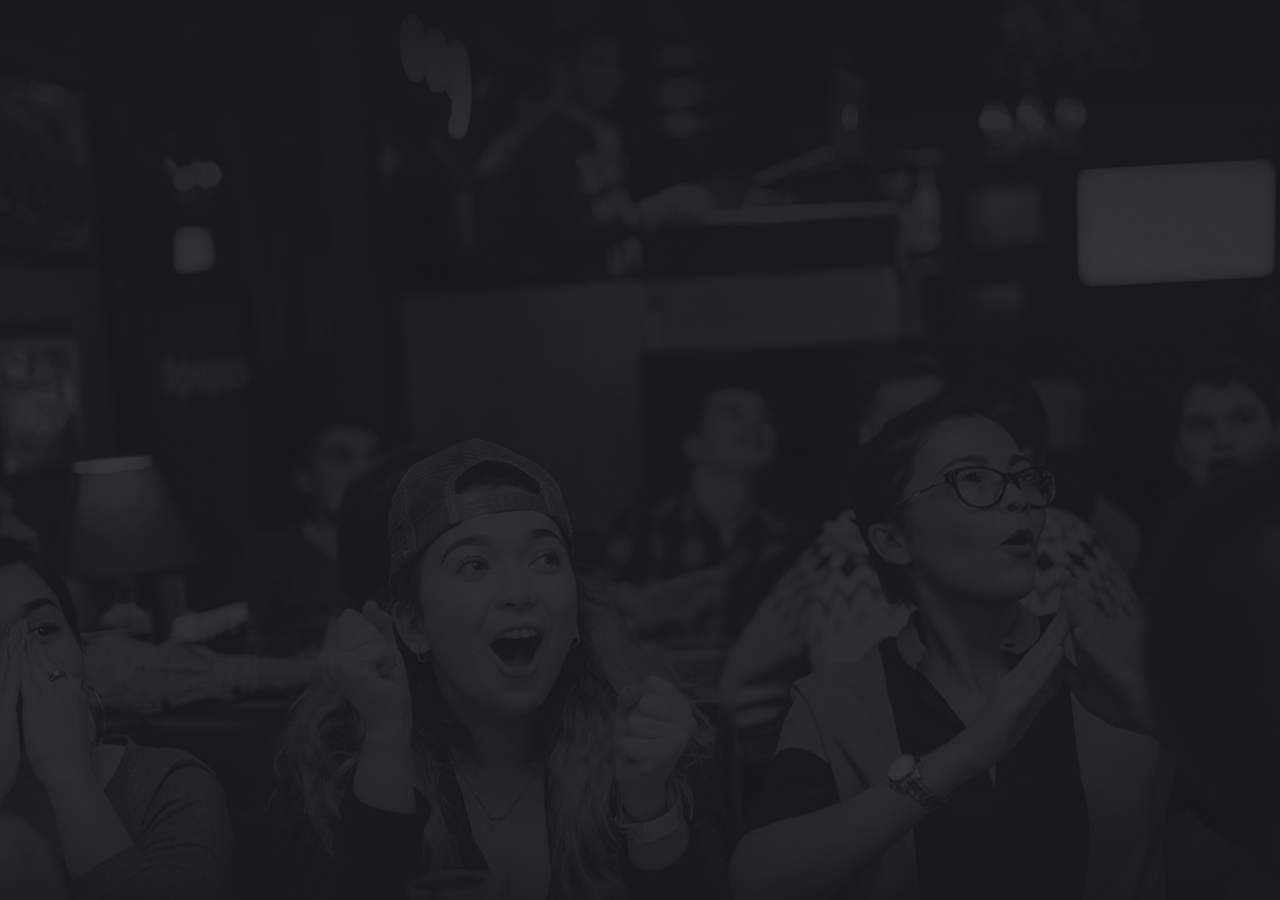
<file: index.html>
<!DOCTYPE html>
<html lang="ru">
<head>
    <meta charset="UTF-8">
    <meta http-equiv="X-UA-Compatible" content="IE=edge">
    <meta name="viewport" content="width=1200, initial-scale=1.0">
    <link rel="preconnect" href="https://fonts.googleapis.com">
    <link rel="preconnect" href="https://fonts.gstatic.com" crossorigin>
    <link href="https://fonts.googleapis.com/css2?family=Open+Sans:wght@400;700&display=swap" rel="stylesheet">
    <link rel="stylesheet" href="./main.css">
    <title>Quiz-box</title>
</head>
<body>
    <div class="welcome bg-main">
        <div class="welcome__wrapper">
                <div class="welcome__title-logo">
                    <h1 class="welcome__logo">Quiz-box</h1>
                    <a href="./home.html">
                        <button class="welcome__btn">ВОЙТИ</button>
                    </a>

                </div>
        </div>
    </div>
</body>
</html>
</file>
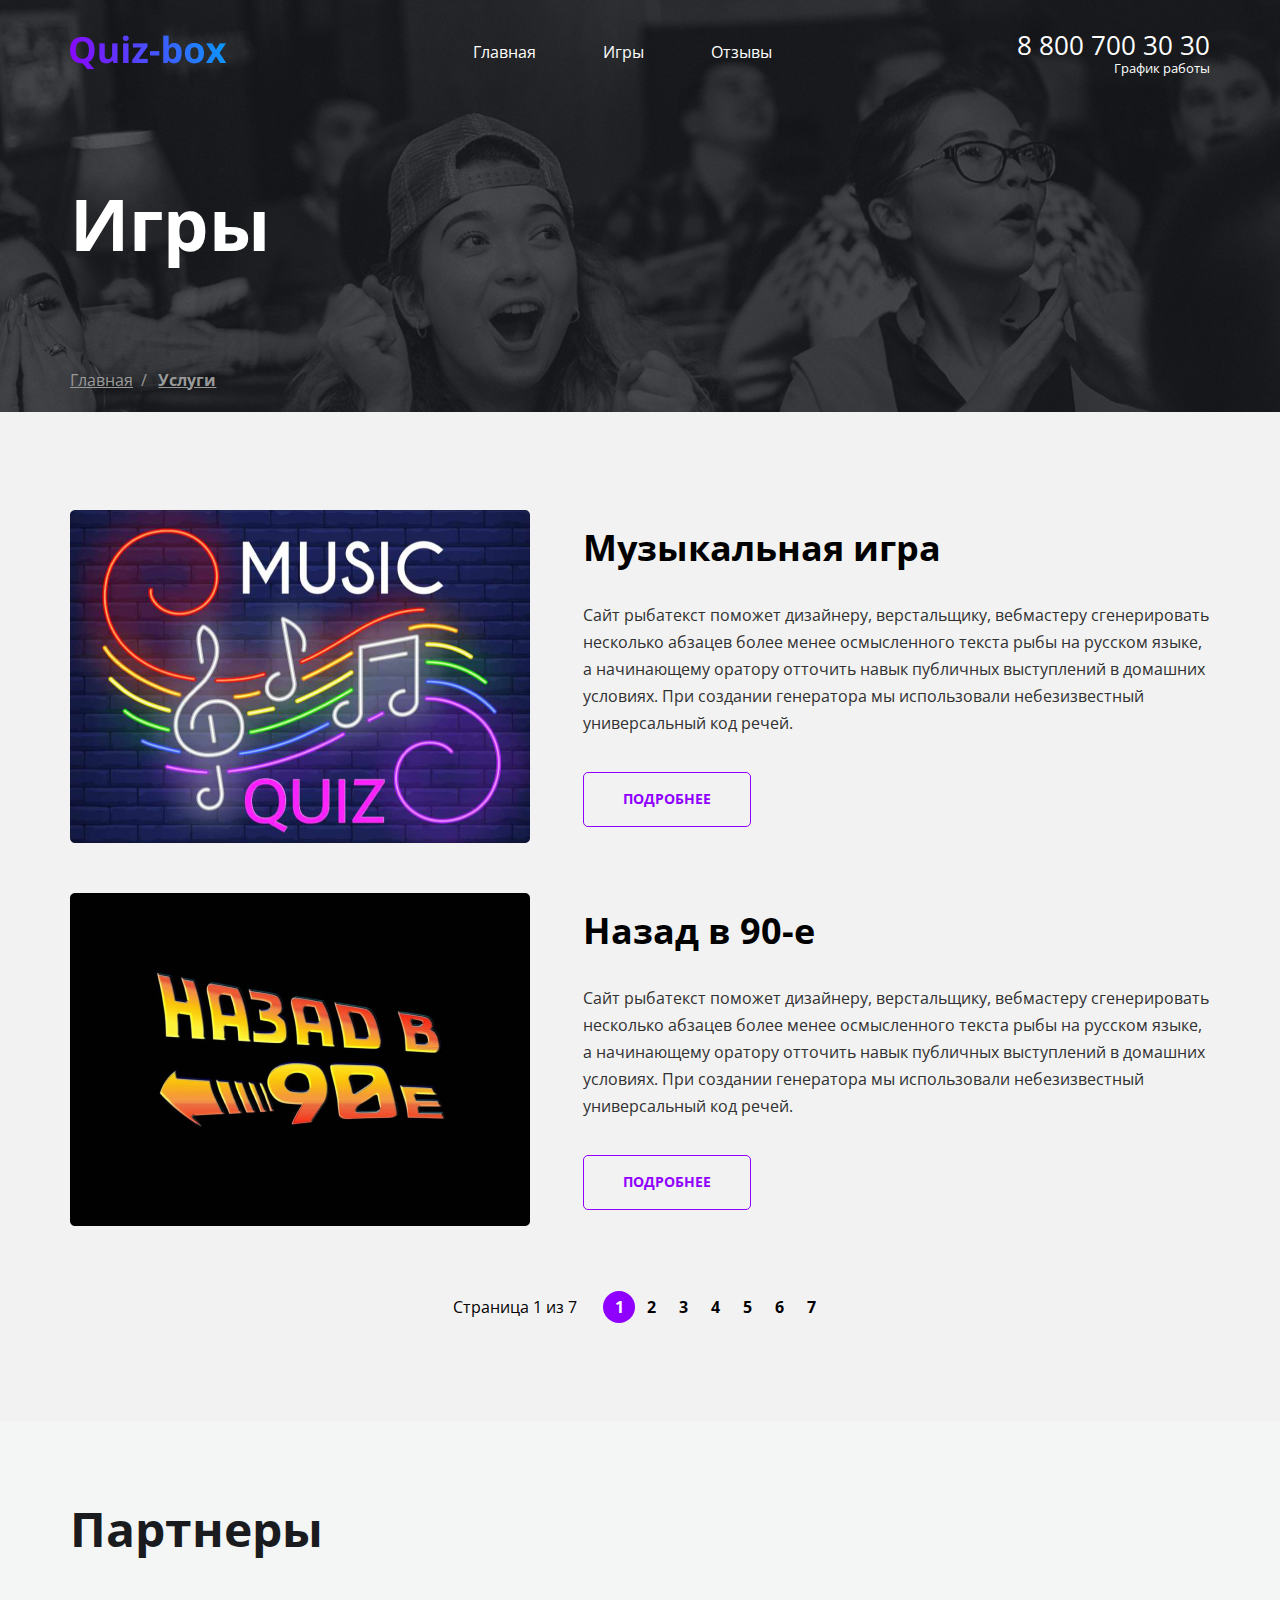
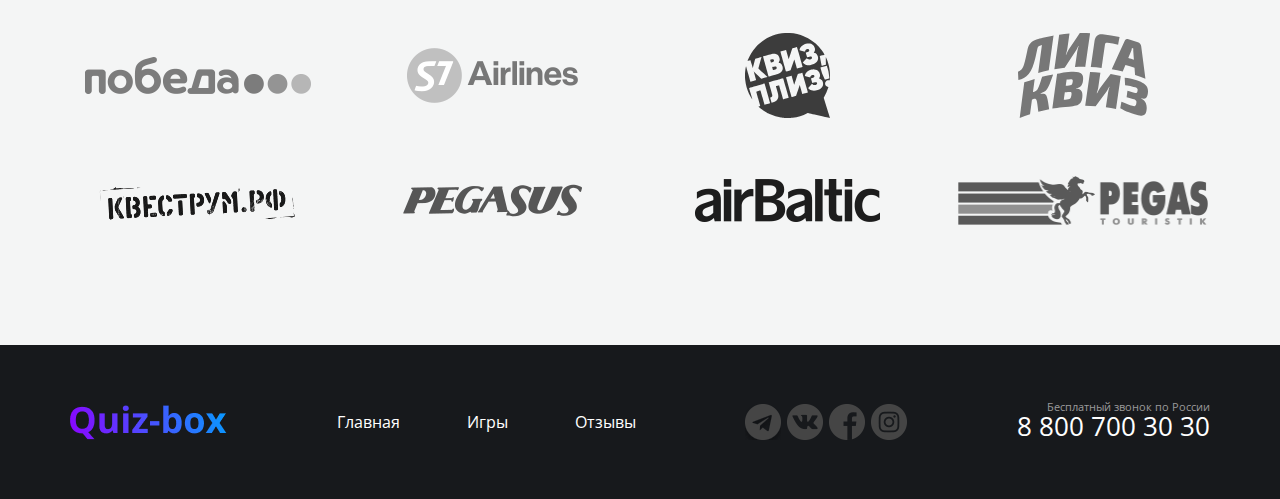
<file: games.html>
<!DOCTYPE html>
<html lang="ru">
<head>
    <meta charset="UTF-8">
    <meta http-equiv="X-UA-Compatible" content="IE=edge">
    <meta name="viewport" content="width=1200, initial-scale=1.0">
    <link rel="preconnect" href="https://fonts.googleapis.com">
    <link rel="preconnect" href="https://fonts.gstatic.com" crossorigin>
    <link href="https://fonts.googleapis.com/css2?family=Open+Sans:wght@400;700&display=swap" rel="stylesheet">
    <link rel="stylesheet" href="./main.css">
    <title>Games</title>
</head>
<body>
    <div class="bg-games">

        <div class="wrapper main-page-wrapper">
            <section class="top-line">
                <div class="top-line--container">
                    <!-- Голова сайта -->
                    <header class="header header--page-games">
                        <div class="container-header">
                            <!-- Лого -->
                            <a href="./home.html" class="logo logo--header">
                                <img src="./img/Quiz-box.png" alt="Логотип" class="logo__pic">
                            </a>
                            
                            <!-- Меню горизонтальное -->
                            <ul class="nav-menu nav-menu--header">
                                <li class="nav-menu__item"><a href="./home.html" class="nav-menu__link">Главная</a></li>
                                <li class="nav-menu__item"><a href="./games.html" class="nav-menu__link">Игры</a></li>
                                <li class="nav-menu__item"><a href="./reviews.html" class="nav-menu__link">Отзывы</a></li>
                            </ul>
                            <!-- Контакты -->
                            <address class="contacts contacts--header">
                                <a href="tel: + 788007003030" class="contacts__phone">8 800 700 30 30</a>
                                <div class="dropdown">
                                    <div class="contacts__workhours contacts__workhours--dark-theme">График работы</div>
                                    <div class="dropdown__menu">
                                        <ul class="dropdown__list">
                                            <li class="dropdown__item">пн-вс: 09:00 - 20:00</li>
                                            <li class="dropdown__item">Обед: 14:00-14:30</li>
                                        </ul>
                                    </div>
                                </div>
                            </address>
                        </div> 
                    </header>
                        
                        <h1 class="page-title">Игры</h1>
                        <nav class="breadcrumbs">
                            <ul class="breadcrumbs__list">
                                <li class="breadcrumbs__item">
                                    <a href="./home.html" class="breadcrumbs__link">Главная</a>
                                </li>
                                <li class="breadcrumbs__item breadcrumbs__item--active">
                                    <a href="./games.html" class="breadcrumbs__link">Услуги</a>
                                </li>
                            </ul>
                        </nav>
                </div>
            </section>
    
            <div class="wrapper__content">
                        
                            
                            
                <!-- Контент сайта -->
                <main class="page-content">
                    <div class="mp-container">
                        <ul class="services">
                            <li class="services__item service">
                                <div class="service__img">
                                    <a href="#" class="btn-link"><img src="./img/games/music-quiz.png" class="service__img-elem" alt="music games"></a>
                                </div>
                                <div class="service__content">
                                    <h2 class="service__title">
                                        Музыкальная игра
                                    </h2>
                                    <p class="service__desc">
                                        Сайт рыбатекст поможет дизайнеру, верстальщику,
                                        вебмастеру сгенерировать несколько абзацев более менее осмысленного текста
                                        рыбы на русском языке, а начинающему оратору отточить навык
                                        публичных выступлений в домашних условиях.
                                        При создании генератора мы использовали небезизвестный универсальный код
                                        речей.
                                    </p>
                                    <a href="#" class="btn-link"><button class="btn">Подробнее</button></a>
                                </div>
                            </li>
                            <li class="services__item service">
                                <div class="service__img">
                                    <a href="#" class="btn-link"><img src="./img/games/back-to-90.png" class="service__img-elem" alt="back to 90"></a>
                                </div>
                                <div class="service__content">
                                    <h2 class="service__title">
                                        Назад в 90-е 
                                    </h2>
                                    <p class="service__desc">
                                        Сайт рыбатекст поможет дизайнеру, верстальщику,
                                        вебмастеру сгенерировать несколько абзацев более менее осмысленного текста
                                        рыбы на русском языке, а начинающему оратору отточить навык публичных
                                        выступлений в домашних условиях. 
                                        При создании генератора мы использовали небезизвестный универсальный код речей.
                                    </p>

                                    <a href="#" class="btn-link"><button class="btn">Подробнее</button></a>
                                </div>
                            </li>
                        </ul>
                        <div class="paginator paginator--light-theme">
                            <div class="paginator-display paginator-display--light-theme"">Страница 1 из 7</div>
                            <ul class="paginator-list paginator-list--light-theme">
                                <li class="paginator-item paginator--active paginator--active-light-theme"><a href="#" class="paginator-link">1</a></li>
                                <li class="paginator-item"><a href="#" class="paginator-link">2</a></li>
                                <li class="paginator-item"><a href="#" class="paginator-link">3</a></li>
                                <li class="paginator-item"><a href="#" class="paginator-link">4</a></li>
                                <li class="paginator-item"><a href="#" class="paginator-link">5</a></li>
                                <li class="paginator-item"><a href="#" class="paginator-link">6</a></li>
                                <li class="paginator-item"><a href="#" class="paginator-link">7</a></li>
                            </ul>
                        </div>
                    </div>
                </main>
            </div>
        </div>


        <section class="inner-section inner-section--bg--grey">
            <div class="is-container">
                <h2 class="inner-section__title">Партнеры</h2>
                <ul class="partners">
                    <li class="partners__item">
                        <a href="#" class="partners__link">
                            <img src="./img/games/prtnr-pobeda.png" alt="Победа">
                        </a>
                    </li>
                    <li class="partners__item">
                        <a href="#" class="partners__link">
                            <img src="./img/games/prtnr-s7.png" alt="S7">
                        </a>
                    </li>
                    <li class="partners__item">
                        <a href="#" class="partners__link">
                            <img src="./img/games/prtnr-quiz-please.svg" alt="Квиз Плиз">
                        </a>
                    </li>
                    <li class="partners__item">
                        <a href="#" class="partners__link">
                            <img src="./img/games/prtnr-liga-quiz.svg" alt="Лига Квиза">
                        </a>
                    </li>
                    <li class="partners__item">
                        <a href="#" class="partners__link">
                            <img src="./img/games/prtnr-kvestroom.png" alt="Квеструм.рф">
                        </a>
                    </li>
                    <li class="partners__item">
                        <a href="#" class="partners__link">
                            <img src="./img/games/prtnr-pegasus.png" alt="PEGASUS">
                        </a>
                    </li>
                    <li class="partners__item">
                        <a href="#" class="partners__link">
                            <img src="./img/games/prtnr-airbaltic.png" alt="AirBaltic">
                        </a>
                    </li>
                    <li class="partners__item">
                        <a href="#" class="partners__link">
                            <img src="./img/games/prtnr-pegas.png" alt="PEGAS">
                        </a>
                    </li>
                </ul>
            </div>
        </section>

    


    </div>
     <!-- Подвал сайта -->
     <footer class="footer footer--light-theme">
        <div class="container-footer container-footer--light-theme">
            
            <!-- Лого  -->
            <a href="./home.html" class="logo logo--footer">
                <img src="./img/Quiz-box.png" alt="Логотип" class="logo__pic">
            </a>

            <!-- Навигационное меню -->
            <ul class="nav-menu nav-menu--footer">
                <li class="nav-menu__item"><a href="./home.html" class="nav-menu__link">Главная</a></li>
                <li class="nav-menu__item"><a href="./games.html" class="nav-menu__link">Игры</a></li>
                <li class="nav-menu__item"><a href="./reviews.html" class="nav-menu__link">Отзывы</a></li>
            </ul>

            <!-- Социальные сети -->
            <ul class="social">
                <li class="social__item social__item--tg">
                    <a href="#" class="social__link"></a>
                </li>
                <li class="social__item social__item--vk">
                    <a href="#" class="social__link"></a>
                </li>
                <li class="social__item social__item--fb">
                    <a href="#" class="social__link"></a>
                </li>
                <li class="social__item social__item--in">
                    <a href="#" class="social__link"></a>
                </li>
            </ul>

            <!-- Контакты -->
            <address class="contacts contacts--footer">
                <div class="contacts__telinfo contacts__telinfo--light-theme">Бесплатный звонок по России</div>
                <a href="tel: + 788007003030" class="contacts__phone">8 800 700 30 30</a>
            </address>
        </div>
    </footer>   

    
</body>
</html>
</file>
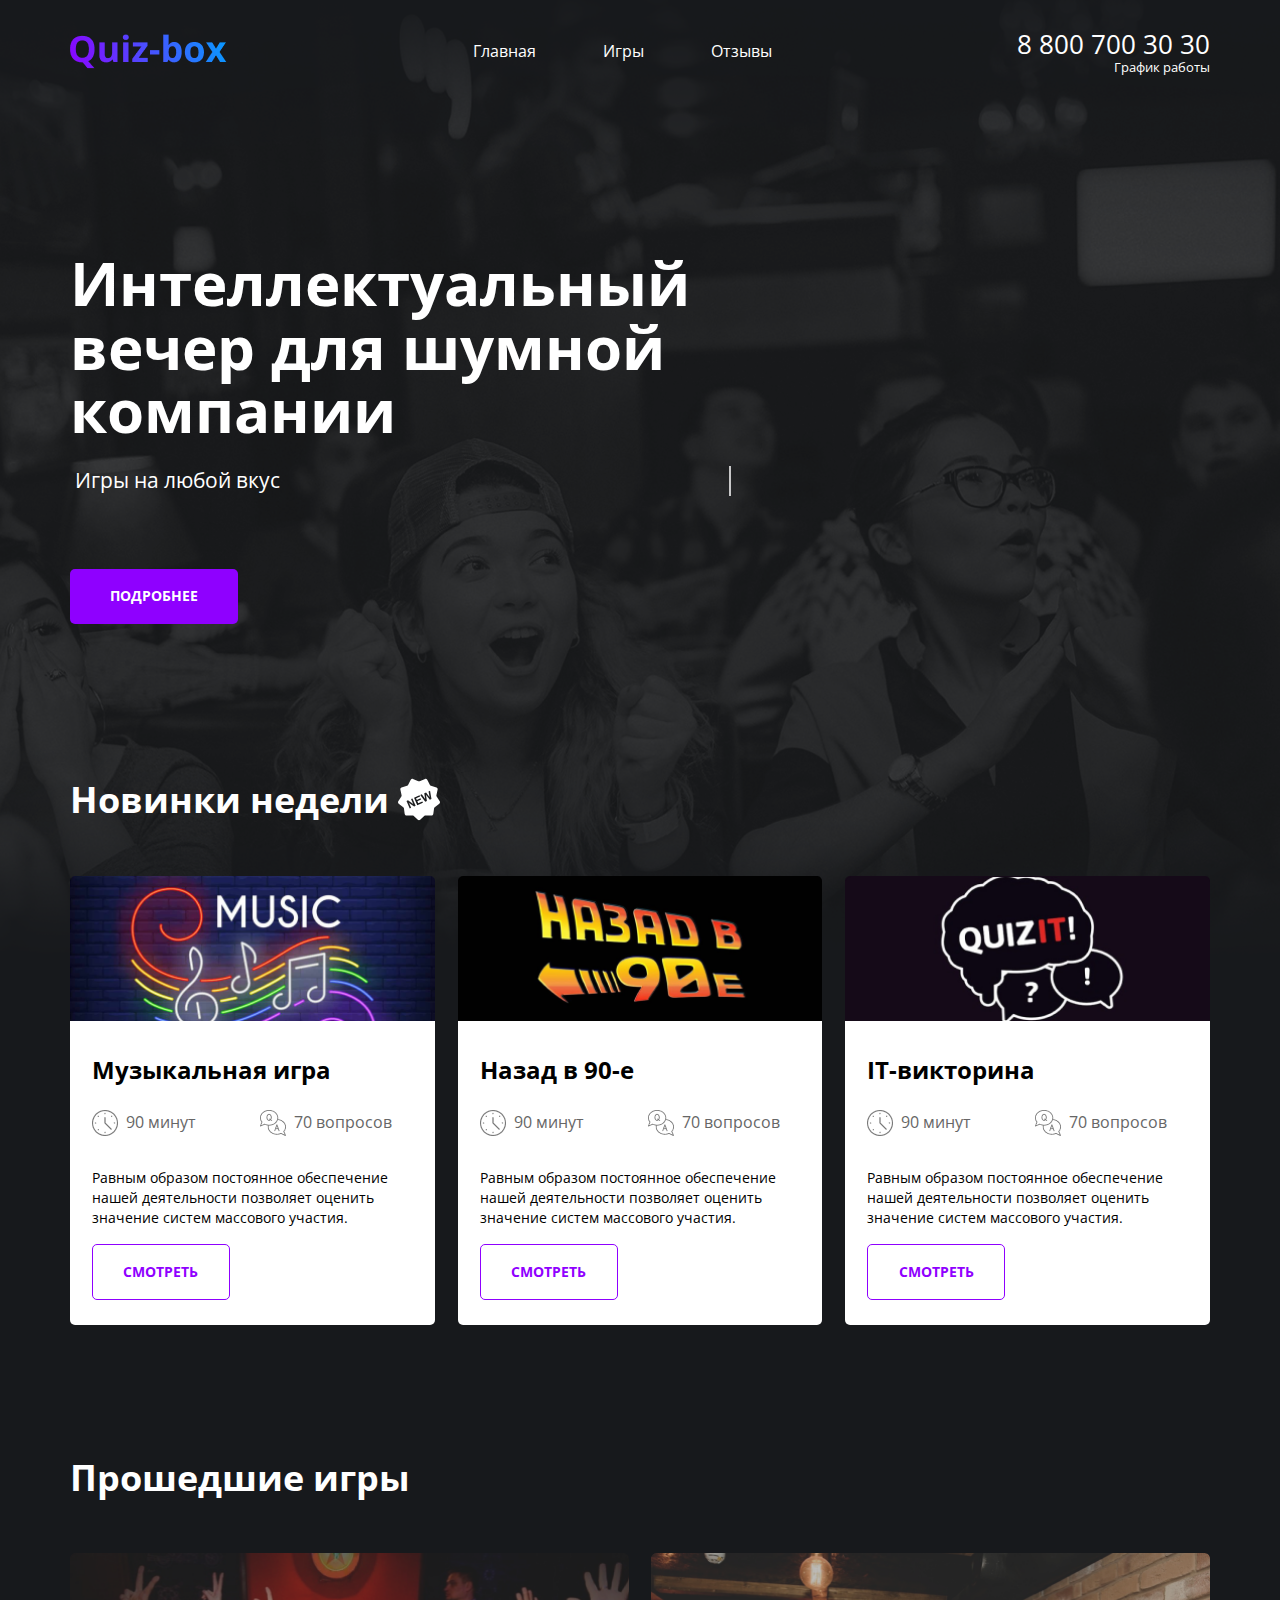
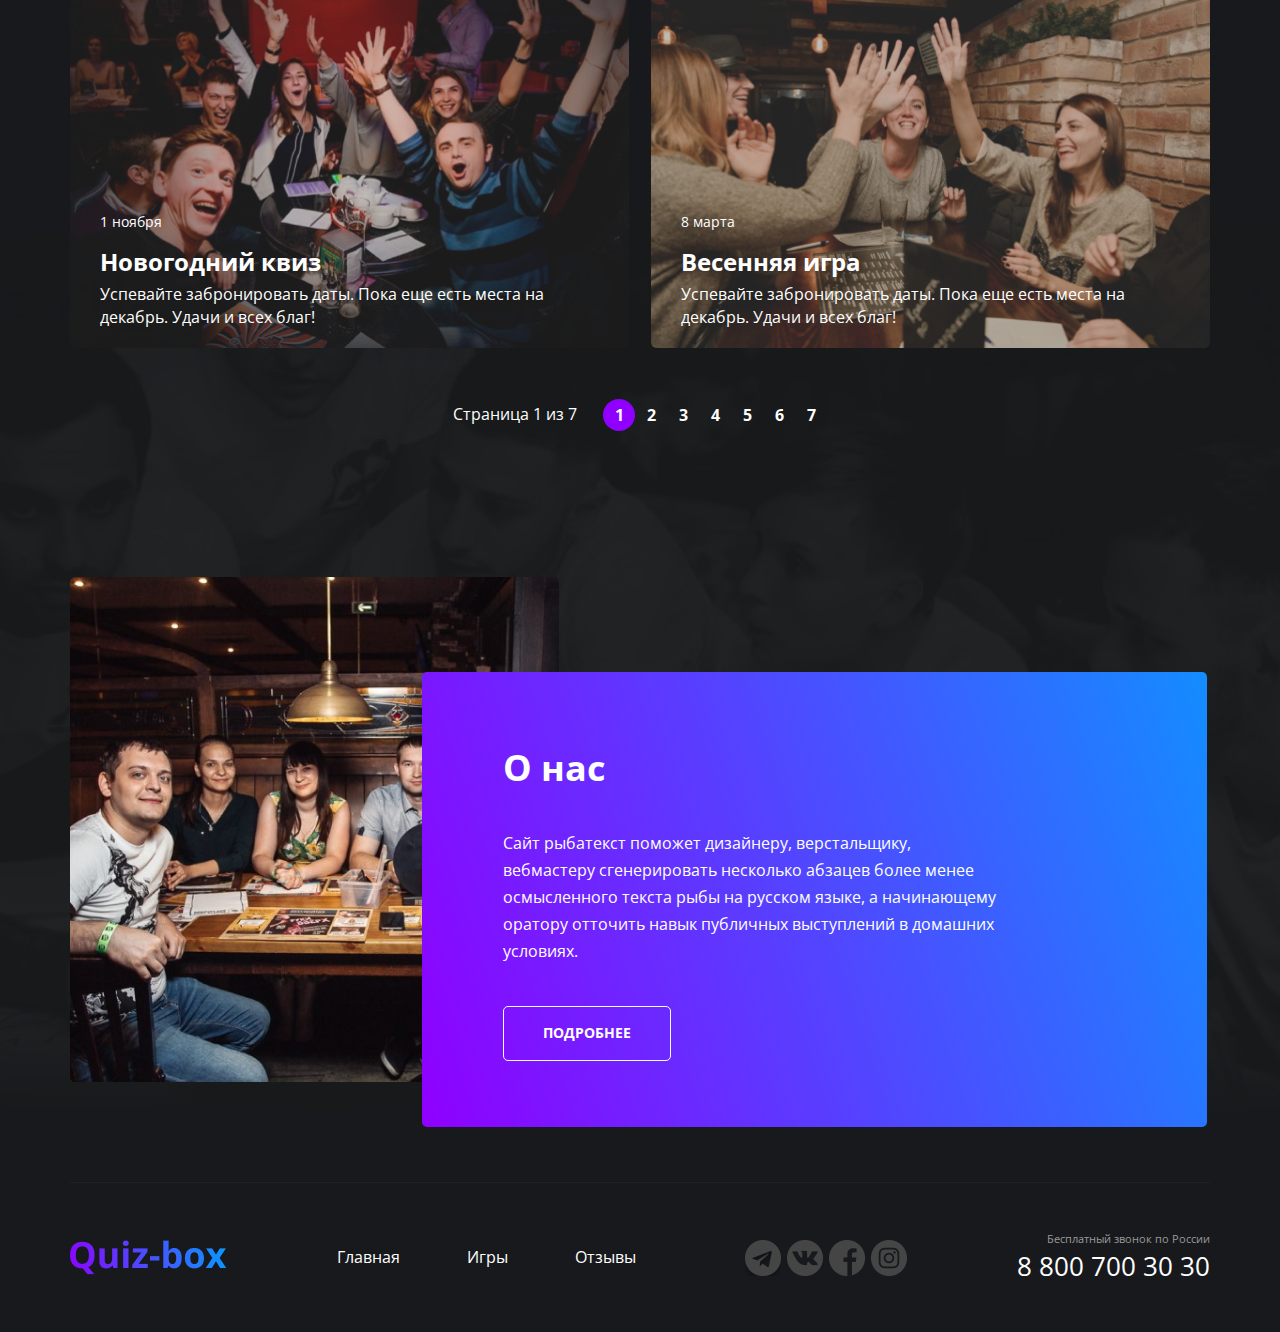
<file: home.html>
<!DOCTYPE html>
<html lang="ru">
<head>
    <meta charset="UTF-8">
    <meta http-equiv="X-UA-Compatible" content="IE=edge">
    <meta name="viewport" content="width=1200, initial-scale=1.0">
    <link rel="preconnect" href="https://fonts.googleapis.com">
    <link rel="preconnect" href="https://fonts.gstatic.com" crossorigin>
    <link href="https://fonts.googleapis.com/css2?family=Open+Sans:wght@400;700&display=swap" rel="stylesheet">
    <link rel="stylesheet" href="./main.css">
    <title>Quiz-box</title>
</head>
<body>
    <div class="bg-main">

        <div class="wrapper main-page-wrapper">
            <div class="wrapper__content">
                
                <!-- Голова сайта -->
                <header class="header header--page-main">
                    <div class="container-header">
                        <!-- Лого -->
                        <a href="./home.html" class="logo logo--header">
                            <img src="./img/Quiz-box.png" alt="Логотип" class="logo__pic">
                        </a>
                        
                        <!-- Меню горизонтальное -->
                        <ul class="nav-menu nav-menu--header">
                            <li class="nav-menu__item"><a href="./home.html" class="nav-menu__link">Главная</a></li>
                            <li class="nav-menu__item"><a href="./games.html" class="nav-menu__link">Игры</a></li>
                            <li class="nav-menu__item"><a href="./reviews.html" class="nav-menu__link">Отзывы</a></li>
                        </ul>
                        <!-- Контакты -->
                        <address class="contacts contacts--header">
                            <a href="tel: + 788007003030" class="contacts__phone">8 800 700 30 30</a>
                            <div class="dropdown">
                                <div class="contacts__workhours contacts__workhours--dark-theme">График работы</div>
                                <div class="dropdown__menu">
                                    <ul class="dropdown__list">
                                        <li class="dropdown__item">пн-вс: 09:00 - 20:00</li>
                                        <li class="dropdown__item">Обед: 14:00-14:30</li>
                                    </ul>
                                </div>
                            </div>



                        </address>
                    </div> 
                </header>
                
                <!-- Контент сайта -->
                <main class="main-content">
                    
                    <!-- Аннотация -->
                    <section class="quiz__reviewgames">
                        <div class="container container-article">
                            <article class="quiz__reviewgames-container">
                                <h1 class="quiz__reviewgames-container-title">Интеллектуальный вечер для шумной компании</h1>
                                <p class="quiz__reviewgames-container-description anim-typewriter">Игры на любой вкус</p>
                                <button type="button" class="quiz__reviewgames-container-btn">Подробнее</button>
                            </article>
                        </div>
                    </section>
    
                    <!-- Новинки недели -->
                    <section class="quiz__newsweek-card">
                        <div class="container">
                            <div class="quiz__newsweek-card-title">
                                <h1 class="quiz__newsweek-card-title-text">Новинки недели</h1>
                                <img src="./img/new.svg" alt="Иконка для новинок" class="quiz__newsweek-card-icon">
                            </div>
                        
                            <div class="quiz__newspreview">
    
                                <!-- Новинка 1 -->
                                <div class="quiz__new-block">                                
                                    <img src="./img/music-quiz 1.png" alt="Прьевью квиза 1" class="quiz__new-block-pic">
                                    <div class="quiz__new-block-container">
                                        <h1 class="quiz__new-block-name">Музыкальная игра</h1>
                                        <div class="quiz__new-block-info">
                                            <img src="./img/time.png" alt="Иконка времени игры 1" class="quiz__new-block-game-timeicon">
                                            <div class="quiz__new-block-game-time">90 минут</div>
                                            <img src="./img/QA.png" alt="Иконка кол-во вопросов игры 1" class="quiz__new-block-game-askicon">
                                            <div class="quiz__new-block-game-ask">70 вопросов</div>
                                        </div>
                                        <p class="quiz__new-block-desc">Равным образом постоянное обеспечение нашей деятельности позволяет оценить значение систем массового участия.</p>
                                        <button class="quiz__new-block-btn quiz__new-block-btn--new1">Смотреть</button>
                                    </div>     
                                </div>
    
                                <!-- Новинка 2 --> 
                                <div class="quiz__new-block">
                                    <img src="./img/music-quiz 2.png" alt="Прьевью квиза 2" class="quiz__new-block-pic">
                                    <div class="quiz__new-block-container">
                                        <h1 class="quiz__new-block-name">Назад в 90-е</h1>
                                        <div class="quiz__new-block-info">
                                            <img src="./img/time.png" alt="Иконка времени игры 2" class="quiz__new-block-game-timeicon">
                                            <div class="quiz__new-block-game-time">90 минут</div>
                                            <img src="./img/QA.png" alt="Иконка кол-во вопросов игры 2" class="quiz__new-block-game-askicon">
                                            <div class="quiz__new-block-game-ask">70 вопросов</div>
                                        </div>    
                                        <p class="quiz__new-block-desc">Равным образом постоянное обеспечение нашей деятельности позволяет оценить значение систем массового участия.</p>
                                        <button class="quiz__new-block-btn quiz__new-block-btn--new2">Смотреть</button>
                                    </div>                                
                                </div>
    
                                <!-- Новинка 3 -->
                                <div class="quiz__new-block">
                                    <img src="./img/music-quiz 3.png" alt="Прьевью квиза 3" class="quiz__new-block-pic">
                                        <div class="quiz__new-block-container">
                                        <h1 class="quiz__new-block-name">IT-викторина</h1>
                                        <div class="quiz__new-block-info">
                                            <img src="./img/time.png" alt="Иконка времени игры 3" class="quiz__new-block-game-timeicon">
                                            <div class="quiz__new-block-game-time">90 минут</div>
                                            <img src="./img/QA.png" alt="Иконка кол-во вопросов игры 3" class="quiz__new-block-game-askicon">
                                            <div class="quiz__new-block-game-ask">70 вопросов</div>
                                        </div>
                                        <p class="quiz__new-block-desc">Равным образом постоянное обеспечение нашей деятельности позволяет оценить значение систем массового участия.</p>
                                        <button class="quiz__new-block-btn quiz__new-block-btn--new3">Смотреть</button>
                                    </div>                                
                                </div>
                            </div>
                        </div>
                    </section>
    
                    <!-- Прошедшие игры -->
                    <section class="quiz__lastgames">
                        <div class="quiz__lastgames-title">
                            <div class="quiz__lastgames-title-text">Прошедшие игры</div>
                        </div>
                        <div class="quiz__lastgames-container">
    
                            <!-- Прошедшая игра 1 -->
                            <div class="quiz__lastgames-card">
                                <img src="./img/last-game_1.png" alt="Фото с квиза 1" class="quiz__lastgames-card-pic">
                                <div class="quiz__lastgames-content">
                                    <p class="quiz__lastgames-card-date">1 ноября</p>
                                    <h1 class="quiz__lastgames-card-namequiz">Новогодний квиз</h1>
                                    <p class="quiz__lastgames-card-desc">Успевайте забронировать даты. Пока еще есть места на декабрь. Удачи и всех благ!</p>
                                </div>
                            </div>
    
                            <!-- Прошедшая игра 2 -->
                            <div class="quiz__lastgames-card">
                                <img src="./img/last-game_2.png" alt="Фото с квиза 2" class="quiz__lastgames-card-pic">
                                <div class="quiz__lastgames-content">
                                    <p class="quiz__lastgames-card-date">8 марта</p>
                                    <h1 class="quiz__lastgames-card-namequiz">Весенняя игра</h1>               
                                    <p class="quiz__lastgames-card-desc">Успевайте забронировать даты. Пока еще есть места на декабрь. Удачи и всех благ!</p>
                                </div>
                            </div>
                        </div>
    
                        <!-- Пагинатор -->
                        <div class="paginator">
                            <div class="paginator-display">Страница 1 из 7</div>
                            <ul class="paginator-list">
                                <li class="paginator-item paginator--active"><a href="#" class="paginator-link">1</a></li>
                                <li class="paginator-item"><a href="#" class="paginator-link">2</a></li>
                                <li class="paginator-item"><a href="#" class="paginator-link">3</a></li>
                                <li class="paginator-item"><a href="#" class="paginator-link">4</a></li>
                                <li class="paginator-item"><a href="#" class="paginator-link">5</a></li>
                                <li class="paginator-item"><a href="#" class="paginator-link">6</a></li>
                                <li class="paginator-item"><a href="#" class="paginator-link">7</a></li>
                            </ul>
                        </div>
                    </section>
    
                    <!-- О нас -->
                    <section class="quiz__about">
                        <!-- <div class="container-about"> -->
                            <!-- <img src="#" alt="Фото о нас" class="quiz__about-photo"> -->
                        <div class="quiz__about-bg">
                            <h1 class="quiz__about-bg-title">О нас</h1>
                            <div class="quiz__about-bg-text">
                                <p class="quiz__about-bg-text-desc">
                                    Сайт рыбатекст поможет дизайнеру, верстальщику, вебмастеру сгенерировать несколько абзацев более менее осмысленного текста рыбы на русском языке, а начинающему оратору отточить навык публичных выступлений в домашних условиях.
                                </p>
                            </div>
                            <button class="quiz__about-bg-btn">Подробнее</button>
                        </div>
                        <!-- </div> -->
                    </section>
                </main>
            </div>
            

            <!-- Подвал сайта -->
            <footer class="footer footer--dark-theme">
                <div class="container-footer container-footer--dark-theme">
                    
                    <!-- Лого  -->
                    <a href="./home.html" class="logo logo--footer">
                        <img src="./img/Quiz-box.png" alt="Логотип" class="logo__pic">
                    </a>
    
                    <!-- Навигационное меню -->
                    <ul class="nav-menu nav-menu--footer">
                        <li class="nav-menu__item"><a href="./home.html" class="nav-menu__link">Главная</a></li>
                        <li class="nav-menu__item"><a href="./games.html" class="nav-menu__link">Игры</a></li>
                        <li class="nav-menu__item"><a href="./reviews.html" class="nav-menu__link">Отзывы</a></li>
                    </ul>
    
                    <!-- Социальные сети -->
                    <ul class="social">
                        <li class="social__item social__item--tg">
                            <a href="#" class="social__link"></a>
                        </li>
                        <li class="social__item social__item--vk">
                            <a href="#" class="social__link"></a>
                        </li>
                        <li class="social__item social__item--fb">
                            <a href="#" class="social__link"></a>
                        </li>
                        <li class="social__item social__item--in">
                            <a href="#" class="social__link"></a>
                        </li>
                    </ul>
    
                    <!-- Контакты -->
                    <address class="contacts contacts--footer">
                        <div class="contacts__telinfo contacts__telinfo--dark-theme">Бесплатный звонок по России</div>
                        <a href="tel: + 788007003030" class="contacts__phone">8 800 700 30 30</a>
                    </address>
                </div>
            </footer>
        </div>
    </div>
</body>
</html>
</file>
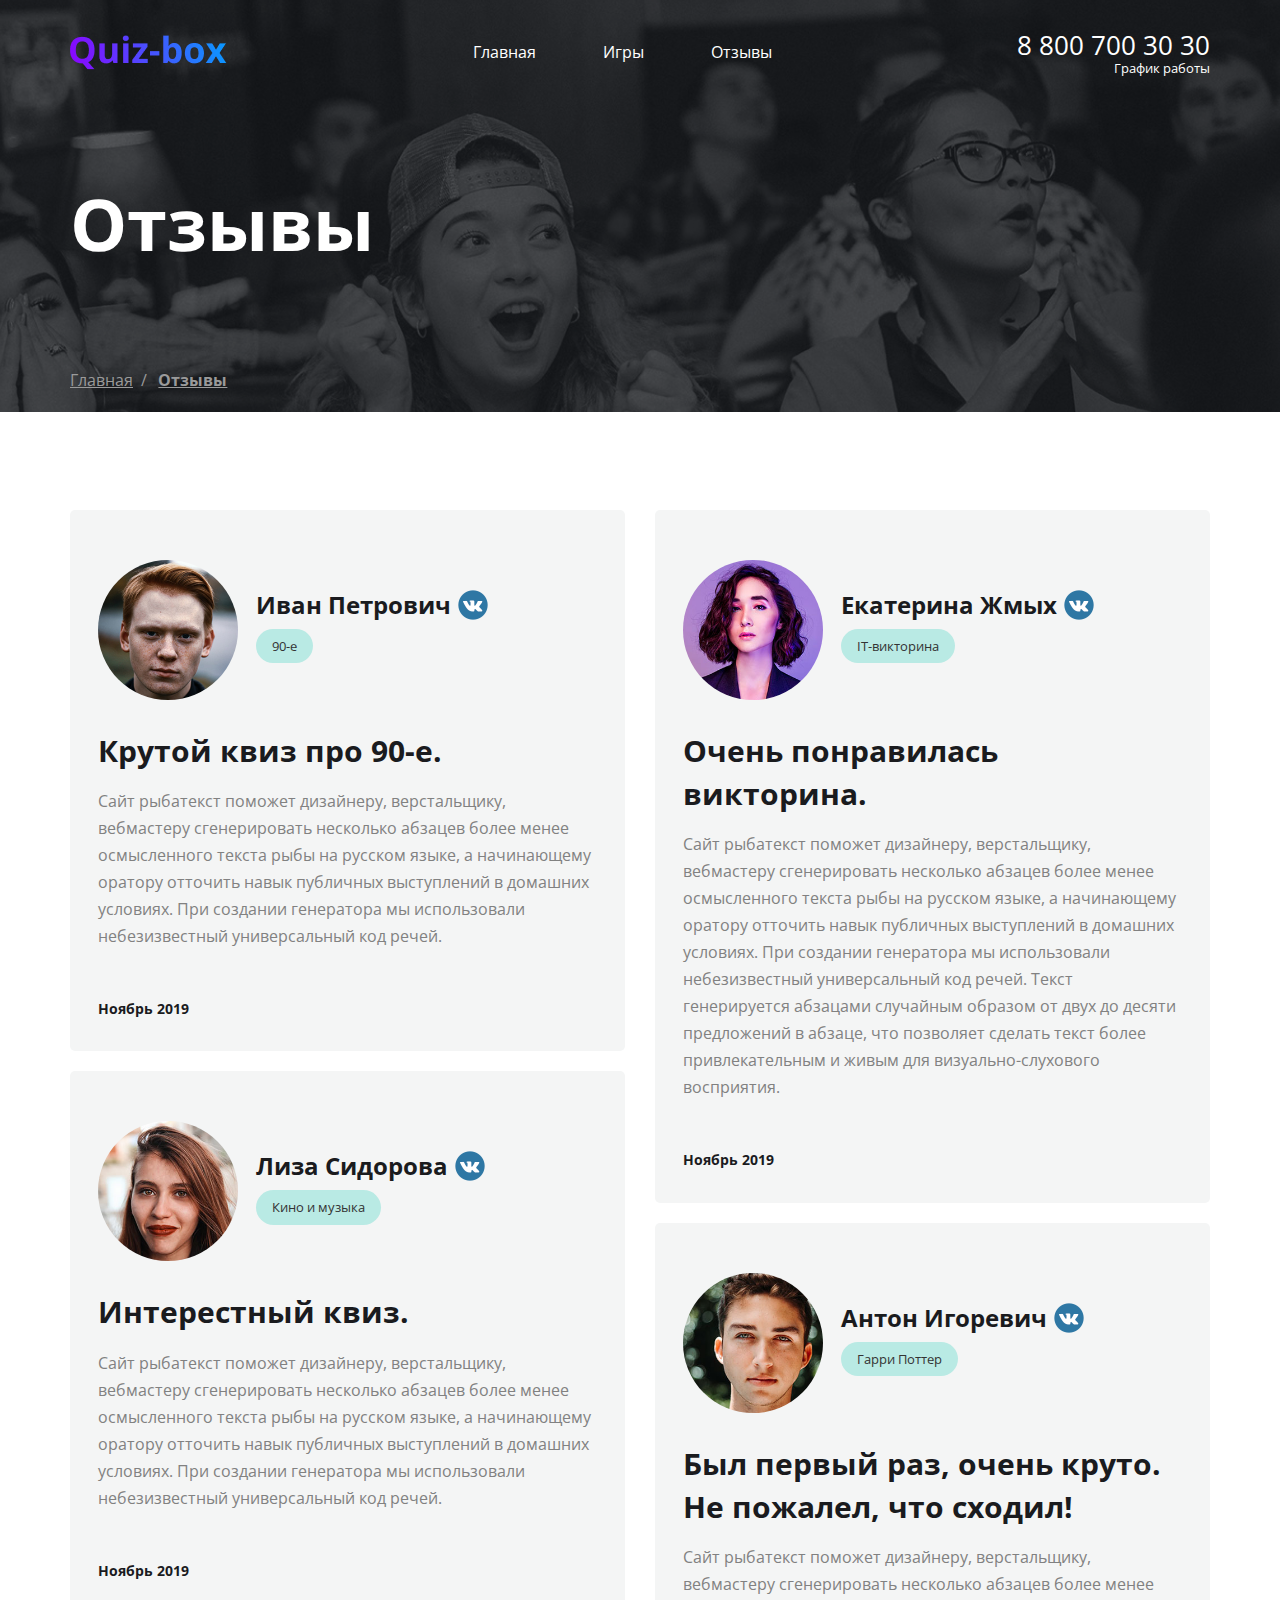
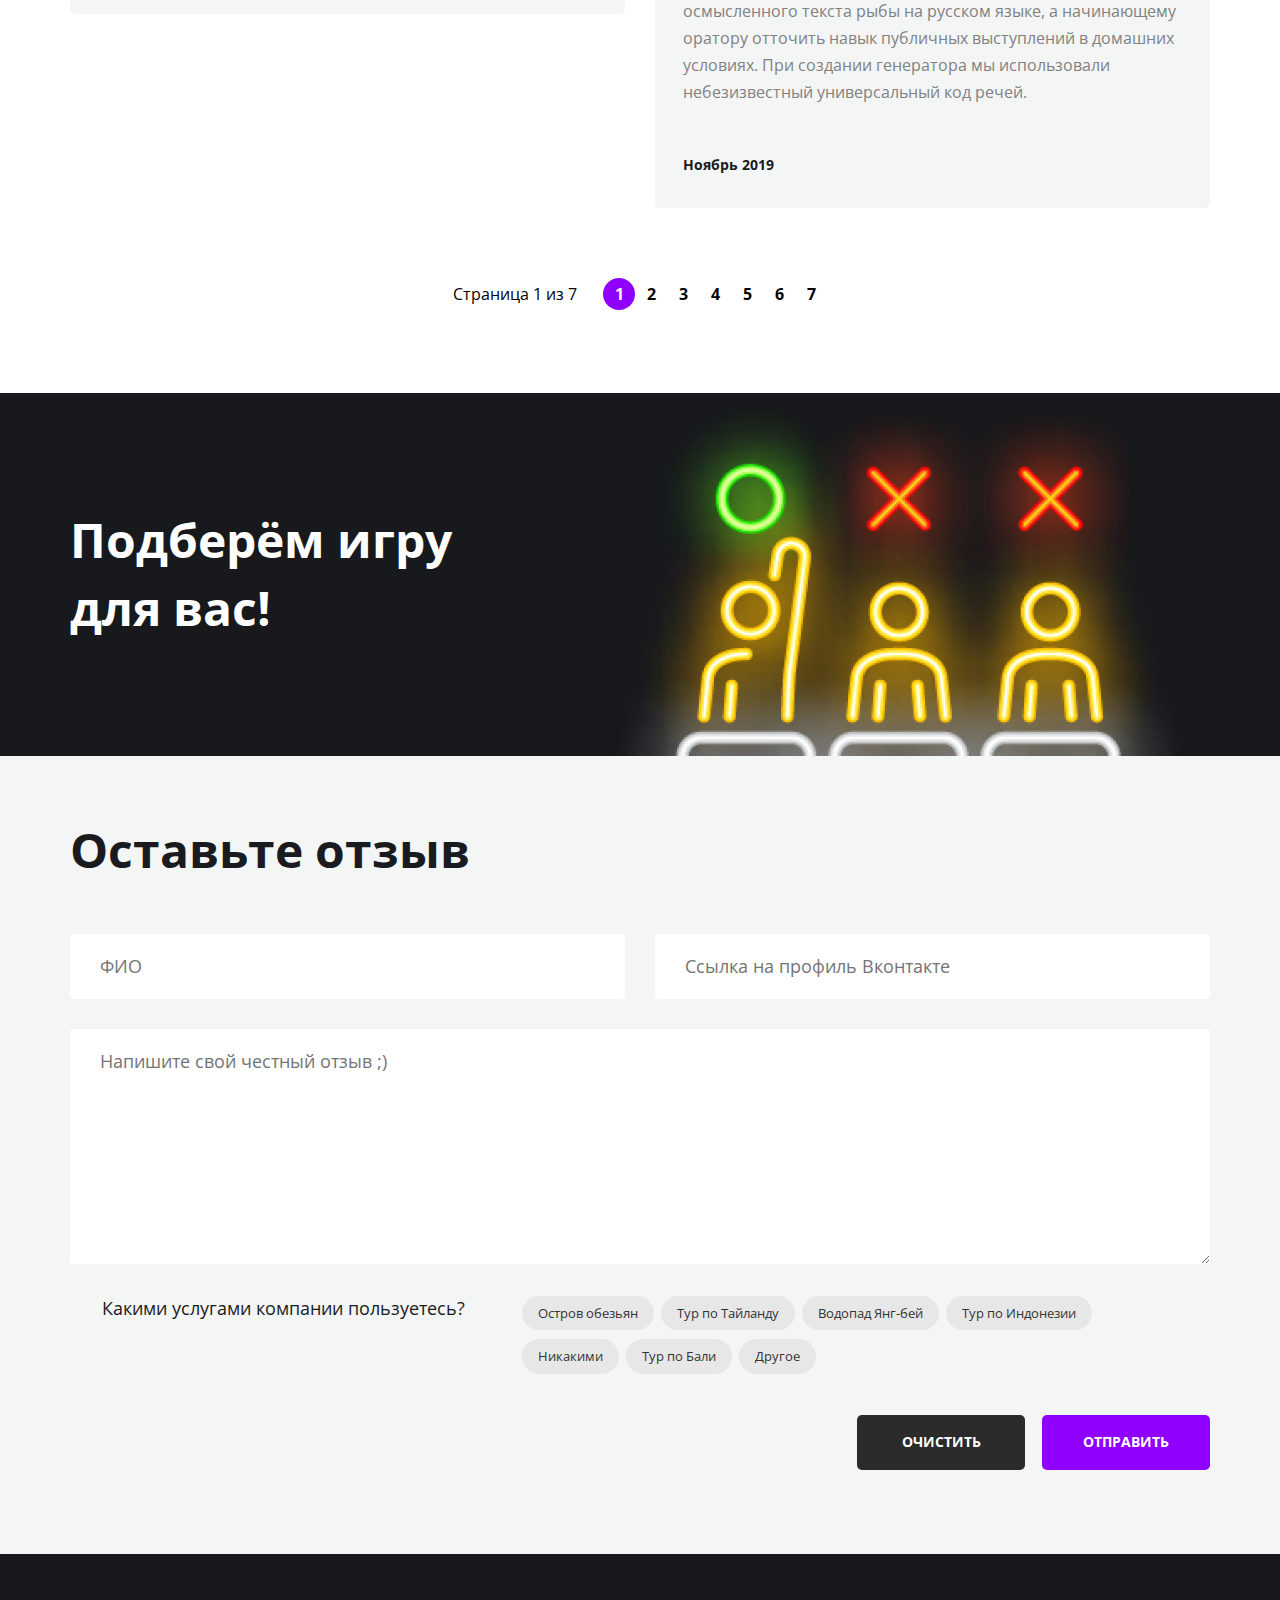
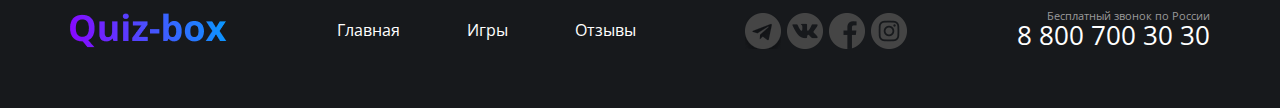
<file: reviews.html>
<!DOCTYPE html>
<html lang="ru">
<head>
    <meta charset="UTF-8">
    <meta http-equiv="X-UA-Compatible" content="IE=edge">
    <meta name="viewport" content="width=1200, initial-scale=1.0">
    <link rel="preconnect" href="https://fonts.googleapis.com">
    <link rel="preconnect" href="https://fonts.gstatic.com" crossorigin>
    <link href="https://fonts.googleapis.com/css2?family=Open+Sans:wght@400;700&display=swap" rel="stylesheet">
    <link rel="stylesheet" href="./main.css">
    <title>Quiz-box</title>
</head>
<body>
    <div class="bg-reviews">

        <div class="wrapper main-page-wrapper">
            <section class="top-line">
                <div class="top-line--container">
                    <!-- Голова сайта -->
                    <header class="header header--page-games">
                        <div class="container-header">
                            <!-- Лого -->
                            <a href="./home.html" class="logo logo--header">
                                <img src="./img/Quiz-box.png" alt="Логотип" class="logo__pic">
                            </a>
                            
                            <!-- Меню горизонтальное -->
                            <ul class="nav-menu nav-menu--header">
                                <li class="nav-menu__item"><a href="./home.html" class="nav-menu__link">Главная</a></li>
                                <li class="nav-menu__item"><a href="./games.html" class="nav-menu__link">Игры</a></li>
                                <li class="nav-menu__item"><a href="#" class="nav-menu__link">Отзывы</a></li>
                            </ul>
                            <!-- Контакты -->
                            <address class="contacts contacts--header">
                                <a href="tel: + 788007003030" class="contacts__phone">8 800 700 30 30</a>
                                <div class="dropdown">
                                    <div class="contacts__workhours contacts__workhours--dark-theme">График работы</div>
                                    <div class="dropdown__menu">
                                        <ul class="dropdown__list">
                                            <li class="dropdown__item">пн-вс: 09:00 - 20:00</li>
                                            <li class="dropdown__item">Обед: 14:00-14:30</li>
                                        </ul>
                                    </div>
                                </div>
                            </address>
                        </div> 
                    </header>
                        
                        <h1 class="page-title">Отзывы</h1>
                        <nav class="breadcrumbs">
                            <ul class="breadcrumbs__list">
                                <li class="breadcrumbs__item">
                                    <a href="./home.html" class="breadcrumbs__link">Главная</a>
                                </li>
                                <li class="breadcrumbs__item breadcrumbs__item--active">
                                    <a href="./reviews.html" class="breadcrumbs__link">Отзывы</a>
                                </li>
                            </ul>
                        </nav>
                </div>
            </section>
    
            <div class="wrapper__content">
                        
                            
                            
                <!-- Контент сайта -->
                <main class="page-content page-content--reviews">
                    <div class="mp-container">
                        <ul class="reviews">
                            <!-- review 1 -->
                            <li class="reviews__item review">
                                <div class="review__header">
                                    <div class="review__photo">
                                        <div class="avatar">
                                            <img src="./img/reviews/avatar_1.png" alt="Пользователь" class="avatar__img">
                                        </div>
                                    </div>
                                    <div class="review__userdata">
                                        <a href="" class="review__user"> Иван Петрович </a>
                                        <ul class="review__tags">
                                            <li class="review__tag-item tag tag--bg--green"> 90-e </li>

                                        </ul>
                                    </div>
                                </div>
                                <div class="review__content">
                                    <h3 class="review_title">Крутой квиз про 90-е.</h3>
                                    <div class="review__content-text">
                                        <p class="review__content-text-desc">
                                            Сайт рыбатекст поможет дизайнеру, верстальщику, 
                                            вебмастеру сгенерировать несколько абзацев более менее 
                                            осмысленного текста рыбы на русском языке, а начинающему
                                            оратору отточить навык публичных выступлений в домашних 
                                            условиях. При создании генератора мы использовали 
                                            небезизвестный универсальный код речей. 
                                        </p>
                                    </div>
                                    <time class="review__date">Ноябрь 2019</time>
                                </div>
                            </li>
                            
                            <!-- review 2 -->
                            <li class="reviews__item review">
                                <div class="review__header">
                                    <div class="review__photo">
                                        <div class="avatar">
                                            <img src="./img/reviews/avatar_3.png" alt="Пользователь" class="avatar__img">
                                        </div>
                                    </div>
                                    <div class="review__userdata">
                                        <a href="" class="review__user"> Лиза Сидорова </a>
                                        <ul class="review__tags">
                                            <li class="review__tag-item tag tag--bg--green"> Кино и музыка </li>

                                        </ul>
                                    </div>
                                </div>
                                <div class="review__content">
                                    <h3 class="review_title">Интерестный квиз.</h3>
                                    <div class="review__content-text">
                                        <p>
                                            Сайт рыбатекст поможет дизайнеру, верстальщику, 
                                            вебмастеру сгенерировать несколько абзацев более менее 
                                            осмысленного текста рыбы на русском языке, а начинающему 
                                            оратору отточить навык публичных выступлений в домашних 
                                            условиях. При создании генератора мы использовали 
                                            небезизвестный универсальный код речей.
                                        </p>
                                    </div>
                                    <time class="review__date">Ноябрь 2019</time>
                                </div>
                            </li>

                            <!-- review 3 -->
                            <li class="reviews__item review">
                                <div class="review__header">
                                    <div class="review__photo">
                                        <div class="avatar">
                                            <img src="./img/reviews/avatar_2.png" alt="Пользователь" class="avatar__img">
                                        </div>
                                    </div>
                                    <div class="review__userdata">
                                        <a href="" class="review__user"> Екатерина Жмых </a>
                                        <ul class="review__tags">
                                            <li class="review__tag-item tag tag--bg--green"> IT-викторина </li>

                                        </ul>
                                    </div>
                                </div>
                                <div class="review__content">
                                    <h3 class="review_title">Очень понравилась викторина.</h3>
                                    <div class="review__content-text">
                                        <p>
                                            Сайт рыбатекст поможет дизайнеру, верстальщику, 
                                            вебмастеру сгенерировать несколько абзацев более менее 
                                            осмысленного текста рыбы на русском языке, а начинающему 
                                            оратору отточить навык публичных выступлений в домашних 
                                            условиях. При создании генератора мы использовали 
                                            небезизвестный универсальный код речей. Текст 
                                            генерируется абзацами случайным образом от двух до десяти 
                                            предложений в абзаце, что позволяет сделать текст более 
                                            привлекательным и живым для визуально-слухового 
                                            восприятия.                                        
                                        </p>
                                    </div>
                                    <time class="review__date">Ноябрь 2019</time>
                                </div>
                            </li>

                            <!-- review 4 -->
                            <li class="reviews__item review">
                                <div class="review__header">
                                    <div class="review__photo">
                                        <div class="avatar">
                                            <img src="./img/reviews/avatar_4.png" alt="Пользователь" class="avatar__img">
                                        </div>
                                    </div>
                                    <div class="review__userdata">
                                        <a href="" class="review__user"> Антон Игоревич </a>
                                        <ul class="review__tags">
                                            <li class="review__tag-item tag tag--bg--green"> Гарри Поттер </li>

                                        </ul>
                                    </div>
                                </div>
                                <div class="review__content">
                                    <h3 class="review_title">Был первый раз, очень круто. Не пожалел, что сходил!</h3>
                                    <div class="review__content-text">
                                        <p>
                                            Сайт рыбатекст поможет дизайнеру, верстальщику, 
                                            вебмастеру сгенерировать несколько абзацев более менее 
                                            осмысленного текста рыбы на русском языке, а начинающему 
                                            оратору отточить навык публичных выступлений в домашних 
                                            условиях. При создании генератора мы использовали 
                                            небезизвестный универсальный код речей.
                                        </p>
                                    </div>
                                    <time class="review__date">Ноябрь 2019</time>
                                </div>
                            </li>
                        </ul>




                        <div class="paginator paginator--light-theme">
                            <div class="paginator-display paginator-display--light-theme"">Страница 1 из 7</div>
                            <ul class="paginator-list paginator-list--light-theme">
                                <li class="paginator-item paginator--active paginator--active-light-theme"><a href="#" class="paginator-link">1</a></li>
                                <li class="paginator-item"><a href="#" class="paginator-link">2</a></li>
                                <li class="paginator-item"><a href="#" class="paginator-link">3</a></li>
                                <li class="paginator-item"><a href="#" class="paginator-link">4</a></li>
                                <li class="paginator-item"><a href="#" class="paginator-link">5</a></li>
                                <li class="paginator-item"><a href="#" class="paginator-link">6</a></li>
                                <li class="paginator-item"><a href="#" class="paginator-link">7</a></li>
                            </ul>
                        </div>
                    </div>
                </main>

                
            </div>
        </div>

        <section class="separator">
            <div class="separator-container">
                <div class="separator__content">
                    <h2 class="separator__title">
                        Подберём игру для вас!
                    </h2>
                </div>
            </div>
        </section>


        <section class="inner-section inner-section--bg--grey inner-section--reviews">
            <div class="is-container">
                <h2 class="inner-section__title">Оставьте отзыв</h2>
                <form class="form">
                    <div class="form__row">
                        <input type="text" placeholder="ФИО"  class="form__input">
                        <input type="text" placeholder="Ссылка на профиль Вконтакте" class="form__input">
                    </div>
                    <div class="form__row">
                        <textarea required placeholder="Напишите свой честный отзыв ;)" class="form__input form__input--textarea"></textarea>
                    </div>
                    <div class="form__controls">
                        <div class="form__controls-title">Какими услугами компании пользуетесь?</div>
                        <ul class="controls">
                            <!-- teg 1 -->
                            <li class="controls__item">
                                <label class="controls__elem">
                                    <input type="checkbox" class="controls__checkbox">
                                    <div class="tag controls__tag"> Остров обезьян </div>
                                </label>
                            </li>
                            <!-- teg 2 -->
                            <li class="controls__item">
                                <label class="controls__elem">
                                    <input type="checkbox" class="controls__checkbox">
                                    <div class="tag controls__tag"> Тур по Тайланду </div>
                                </label>
                            </li>
                            <!-- teg 3 -->
                            <li class="controls__item">
                                <label class="controls__elem">
                                    <input type="checkbox" class="controls__checkbox">
                                    <div class="tag controls__tag"> Водопад Янг-бей </div>
                                </label>
                            </li>
                            <!-- teg 4 -->
                            <li class="controls__item">
                                <label class="controls__elem">
                                    <input type="checkbox" class="controls__checkbox">
                                    <div class="tag controls__tag"> Тур по Индонезии </div>
                                </label>
                            </li>
                            <!-- teg 5 -->
                            <li class="controls__item">
                                <label class="controls__elem">
                                    <input type="checkbox" class="controls__checkbox">
                                    <div class="tag controls__tag"> Никакими </div>
                                </label>
                            </li>
                            <!-- teg 6 -->
                            <li class="controls__item">
                                <label class="controls__elem">
                                    <input type="checkbox" class="controls__checkbox">
                                    <div class="tag controls__tag"> Тур по Бали </div>
                                </label>
                            </li>
                            <!-- teg 7 -->
                            <li class="controls__item">
                                <label class="controls__elem">
                                    <input type="checkbox" class="controls__checkbox">
                                    <div class="tag controls__tag"> Другое </div>
                                </label>
                            </li>
                        </ul>
                    </div>
                    <div class="form_btns">
                        <button type="reset" class="btn-rv btn-rv--color--black">Очистить</button>
                        <button type="submit" class="btn-rv btn-rv--color--violet">Отправить</button>
                    </div>
                    
                </form>
            </div>
        </section>

    


    </div>
     <!-- Подвал сайта -->
     <footer class="footer footer--light-theme">
        <div class="container-footer container-footer--light-theme">
            
            <!-- Лого  -->
            <a href="./home.html" class="logo logo--footer">
                <img src="./img/Quiz-box.png" alt="Логотип" class="logo__pic">
            </a>

            <!-- Навигационное меню -->
            <ul class="nav-menu nav-menu--footer">
                <li class="nav-menu__item"><a href="./home.html" class="nav-menu__link">Главная</a></li>
                <li class="nav-menu__item"><a href="./games.html" class="nav-menu__link">Игры</a></li>
                <li class="nav-menu__item"><a href="#" class="nav-menu__link">Отзывы</a></li>
            </ul>

            <!-- Социальные сети -->
            <ul class="social">
                <li class="social__item social__item--tg">
                    <a href="#" class="social__link"></a>
                </li>
                <li class="social__item social__item--vk">
                    <a href="#" class="social__link"></a>
                </li>
                <li class="social__item social__item--fb">
                    <a href="#" class="social__link"></a>
                </li>
                <li class="social__item social__item--in">
                    <a href="#" class="social__link"></a>
                </li>
            </ul>

            <!-- Контакты -->
            <address class="contacts contacts--footer">
                <div class="contacts__telinfo contacts__telinfo--light-theme">Бесплатный звонок по России</div>
                <a href="tel: + 788007003030" class="contacts__phone">8 800 700 30 30</a>
            </address>
        </div>
    </footer>   

    
</body>
</html>
</file>
<file: main.css>
/* ДОПОЛНИТЕЛЬНЫЕ СТИЛИ */
@import url(./css/layout/normalize.css);

/* БЛОКИ */
@import url(./css/blocks/content.css);
@import url(./css/blocks/partners.css);
@import url(./css/blocks/top-line.css);
@import url(./css/blocks/breadcrumbs.css);
@import url(./css/blocks/backgrounds.css);
@import url(./css/blocks/about.css);
@import url(./css/blocks/contacts.css);
@import url(./css/blocks/content.css);
@import url(./css/blocks/footer.css);
@import url(./css/blocks/header.css);
@import url(./css/blocks/lastgames.css);
@import url(./css/blocks/logo.css);
@import url(./css/blocks/nav-menu.css);
@import url(./css/blocks/newsweek.css);
@import url(./css/blocks/pagination.css);
@import url(./css/blocks/socials.css);
@import url(./css/blocks/annotation.css);
@import url(./css/blocks/welcome-page.css);
@import url(./css/blocks/reviews-page.css);

/* ПЛАНИРОВКА */
@import url(./css/layout/base.css);
</file>
